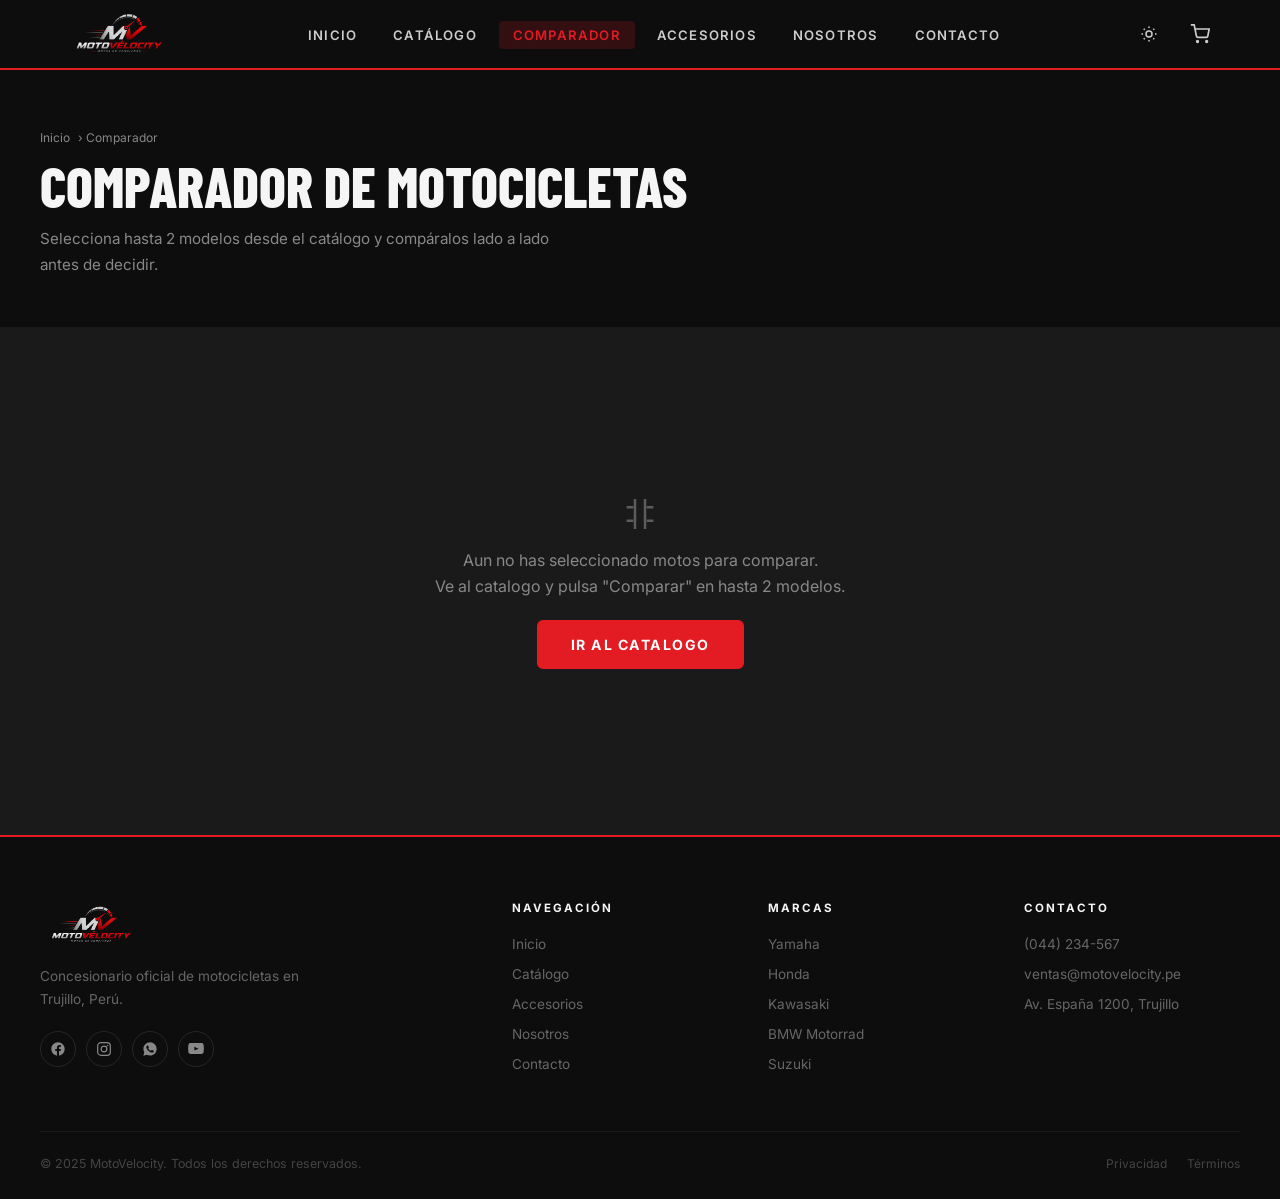
<file: comparador.html>
<!DOCTYPE html>
<html lang="es">
<head>
  <meta charset="UTF-8">
  <meta name="viewport" content="width=device-width, initial-scale=1.0">
  <meta name="description" content="Comparador de motocicletas MotoVélocity — compara hasta 2 modelos lado a lado.">
  <title>MotoVélocity — Comparador</title>
  <link rel="preconnect" href="https://fonts.googleapis.com">
  <link rel="stylesheet" href="estilos.css">
</head>
<body>
<script>try{if(localStorage.getItem('mv_tema')==='oscuro')document.body.classList.add('tema-oscuro');}catch(e){}</script>

<header>
  <div class="header-inner">
    <a href="index.html" class="logo-link">
      <img src="logo_pagina.png" alt="MotoVélocity" class="logo-img">
    </a>
    <nav>
      <ul class="menu">
        <li><a href="index.html">Inicio</a></li>
        <li><a href="catalogo.html">Catálogo</a></li>
        <li><a href="comparador.html" class="active">Comparador</a></li>
        <li><a href="accesorios.html">Accesorios</a></li>
        <li><a href="nosotros.html">Nosotros</a></li>
        <li><a href="contacto.html">Contacto</a></li>
      </ul>
    </nav>
    <div class="nav-carrito">
      <button class="btn-tema" id="btn-tema" aria-label="Cambiar tema" title="Cambiar tema claro/oscuro">
        <svg width="18" height="18" viewBox="0 0 24 24" fill="none" stroke="currentColor" stroke-width="2" aria-hidden="true" class="icono-sol"><circle cx="12" cy="12" r="4"/><path d="M12 2v2M12 20v2M4.93 4.93l1.41 1.41M17.66 17.66l1.41 1.41M2 12h2M20 12h2M6.34 17.66l-1.41 1.41M19.07 4.93l-1.41 1.41"/></svg>
        <svg width="18" height="18" viewBox="0 0 24 24" fill="none" stroke="currentColor" stroke-width="2" aria-hidden="true" class="icono-luna"><path d="M21 12.79A9 9 0 1 1 11.21 3 7 7 0 0 0 21 12.79z"/></svg>
      </button>
      <button class="btn-carrito" id="btn-carrito" aria-label="Abrir carrito">
        <svg width="20" height="20" viewBox="0 0 24 24" fill="none" stroke="currentColor" stroke-width="2" aria-hidden="true"><circle cx="9" cy="21" r="1"/><circle cx="20" cy="21" r="1"/><path d="M1 1h4l2.68 13.39a2 2 0 0 0 2 1.61h9.72a2 2 0 0 0 2-1.61L23 6H6"/></svg>
        <span class="carrito-badge" id="carrito-badge">0</span>
      </button>
      <button class="menu-toggle" id="menu-toggle" aria-label="Menú">
        <span></span><span></span><span></span>
      </button>
    </div>
  </div>
</header>

<div class="carrito-overlay" id="carrito-overlay"></div>
<aside class="carrito-drawer" id="carrito-drawer">
  <div class="carrito-header">
    <h3>Tu Carrito</h3>
    <button class="btn-cerrar-carrito" id="btn-cerrar-carrito" aria-label="Cerrar carrito">&times;</button>
  </div>
  <div class="carrito-items" id="carrito-items"></div>
  <div class="carrito-footer">
    <div class="carrito-total"><span>Total</span><strong id="carrito-total">S/. 0</strong></div>
    <button class="btn-checkout" id="btn-checkout">Reservar ahora</button>
    <button class="btn-vaciar" id="btn-vaciar">Vaciar carrito</button>
  </div>
</aside>
<div class="toast" id="toast"></div>

<main>
  <div class="page-hero">
    <div class="page-hero-inner">
      <div class="breadcrumb"><a href="index.html">Inicio</a> &rsaquo; Comparador</div>
      <h1>Comparador de Motocicletas</h1>
      <p>Selecciona hasta 2 modelos desde el catálogo y compáralos lado a lado antes de decidir.</p>
    </div>
  </div>

  <section class="seccion seccion-oscura">
    <div class="contenedor">
      <div id="comparador-container"></div>
    </div>
  </section>
</main>

<footer>
  <div class="footer-contenido contenedor">
    <div>
      <img src="logo_pagina.png" alt="MotoVélocity" class="footer-logo-img">
      <p class="footer-desc">Concesionario oficial de motocicletas en Trujillo, Perú.</p>
      <div class="footer-social">
        <a href="#" title="Facebook" aria-label="Facebook"><svg width="16" height="16" viewBox="0 0 24 24" fill="currentColor" aria-hidden="true"><path d="M22 12.06C22 6.51 17.52 2 12 2S2 6.51 2 12.06c0 5.02 3.66 9.18 8.44 9.94v-7.03H7.9v-2.91h2.54V9.85c0-2.51 1.49-3.9 3.77-3.9 1.09 0 2.24.2 2.24.2v2.46h-1.26c-1.24 0-1.63.78-1.63 1.57v1.88h2.78l-.44 2.91h-2.34V22c4.78-.76 8.44-4.92 8.44-9.94z"/></svg></a>
        <a href="#" title="Instagram" aria-label="Instagram"><svg width="16" height="16" viewBox="0 0 24 24" fill="none" stroke="currentColor" stroke-width="1.8" aria-hidden="true"><rect x="2.5" y="2.5" width="19" height="19" rx="5"/><circle cx="12" cy="12" r="4.3"/><circle cx="17.4" cy="6.6" r="1.1" fill="currentColor" stroke="none"/></svg></a>
        <a href="#" title="WhatsApp" aria-label="WhatsApp"><svg width="16" height="16" viewBox="0 0 24 24" fill="currentColor" aria-hidden="true"><path d="M12.04 2C6.58 2 2.13 6.45 2.13 11.91c0 1.75.46 3.46 1.33 4.97L2.05 22l5.25-1.38a9.9 9.9 0 0 0 4.74 1.21h.01c5.46 0 9.91-4.45 9.91-9.91C21.96 6.45 17.5 2 12.04 2zm5.8 14.02c-.24.68-1.4 1.32-1.93 1.4-.49.08-1.11.11-1.79-.11-.41-.13-.94-.3-1.62-.6-2.85-1.23-4.71-4.1-4.85-4.29-.14-.19-1.16-1.54-1.16-2.94s.72-2.08.98-2.37c.24-.27.53-.33.71-.33s.35 0 .5.01c.16.01.38-.06.59.45.24.58.8 2.01.87 2.15.07.14.12.31.02.5-.09.19-.14.31-.28.48-.14.16-.29.36-.42.48-.14.14-.28.28-.12.56.16.28.7 1.16 1.51 1.88 1.04.93 1.91 1.22 2.19 1.36.28.14.44.12.6-.07.16-.19.68-.79.87-1.06.19-.27.37-.22.62-.13.26.09 1.64.77 1.92.91.28.14.47.21.53.33.07.12.07.68-.17 1.36z"/></svg></a>
        <a href="#" title="YouTube" aria-label="YouTube"><svg width="16" height="16" viewBox="0 0 24 24" fill="currentColor" aria-hidden="true"><path d="M23.5 6.5s-.23-1.64-.94-2.36c-.9-.94-1.9-.95-2.36-1C16.9 3 12 3 12 3h-.01s-4.9 0-8.19.14c-.46.05-1.46.06-2.36 1C.73 4.86.5 6.5.5 6.5S.26 8.42.26 10.35v1.79c0 1.93.24 3.85.24 3.85s.23 1.64.94 2.36c.9.95 2.08.92 2.6 1.02C5.9 19.5 12 19.56 12 19.56s4.9-.01 8.2-.15c.46-.06 1.46-.07 2.36-1.02.71-.72.94-2.36.94-2.36s.24-1.92.24-3.85v-1.79c0-1.93-.24-3.85-.24-3.85zM9.55 14.4V8.6l6.27 2.91-6.27 2.89z"/></svg></a>
      </div>
    </div>
    <div class="footer-col">
      <h4>Navegación</h4>
      <ul>
        <li><a href="index.html">Inicio</a></li>
        <li><a href="catalogo.html">Catálogo</a></li>
        <li><a href="accesorios.html">Accesorios</a></li>
        <li><a href="nosotros.html">Nosotros</a></li>
        <li><a href="contacto.html">Contacto</a></li>
      </ul>
    </div>
    <div class="footer-col">
      <h4>Marcas</h4>
      <ul>
        <li><a href="catalogo.html">Yamaha</a></li>
        <li><a href="catalogo.html">Honda</a></li>
        <li><a href="catalogo.html">Kawasaki</a></li>
        <li><a href="catalogo.html">BMW Motorrad</a></li>
        <li><a href="catalogo.html">Suzuki</a></li>
      </ul>
    </div>
    <div class="footer-col">
      <h4>Contacto</h4>
      <ul>
        <li><a href="tel:+51044234567">(044) 234-567</a></li>
        <li><a href="mailto:ventas@motovelocity.pe">ventas@motovelocity.pe</a></li>
        <li><a href="#">Av. España 1200, Trujillo</a></li>
      </ul>
    </div>
  </div>
  <div class="footer-bottom contenedor">
    <p class="footer-copy">&copy; <time datetime="2025">2025</time> MotoVelocity. Todos los derechos reservados.</p>
    <div class="footer-legal"><a href="#">Privacidad</a><a href="#">Términos</a></div>
  </div>
</footer>

<script src="script.js"></script>
</body>
</html>
</file>
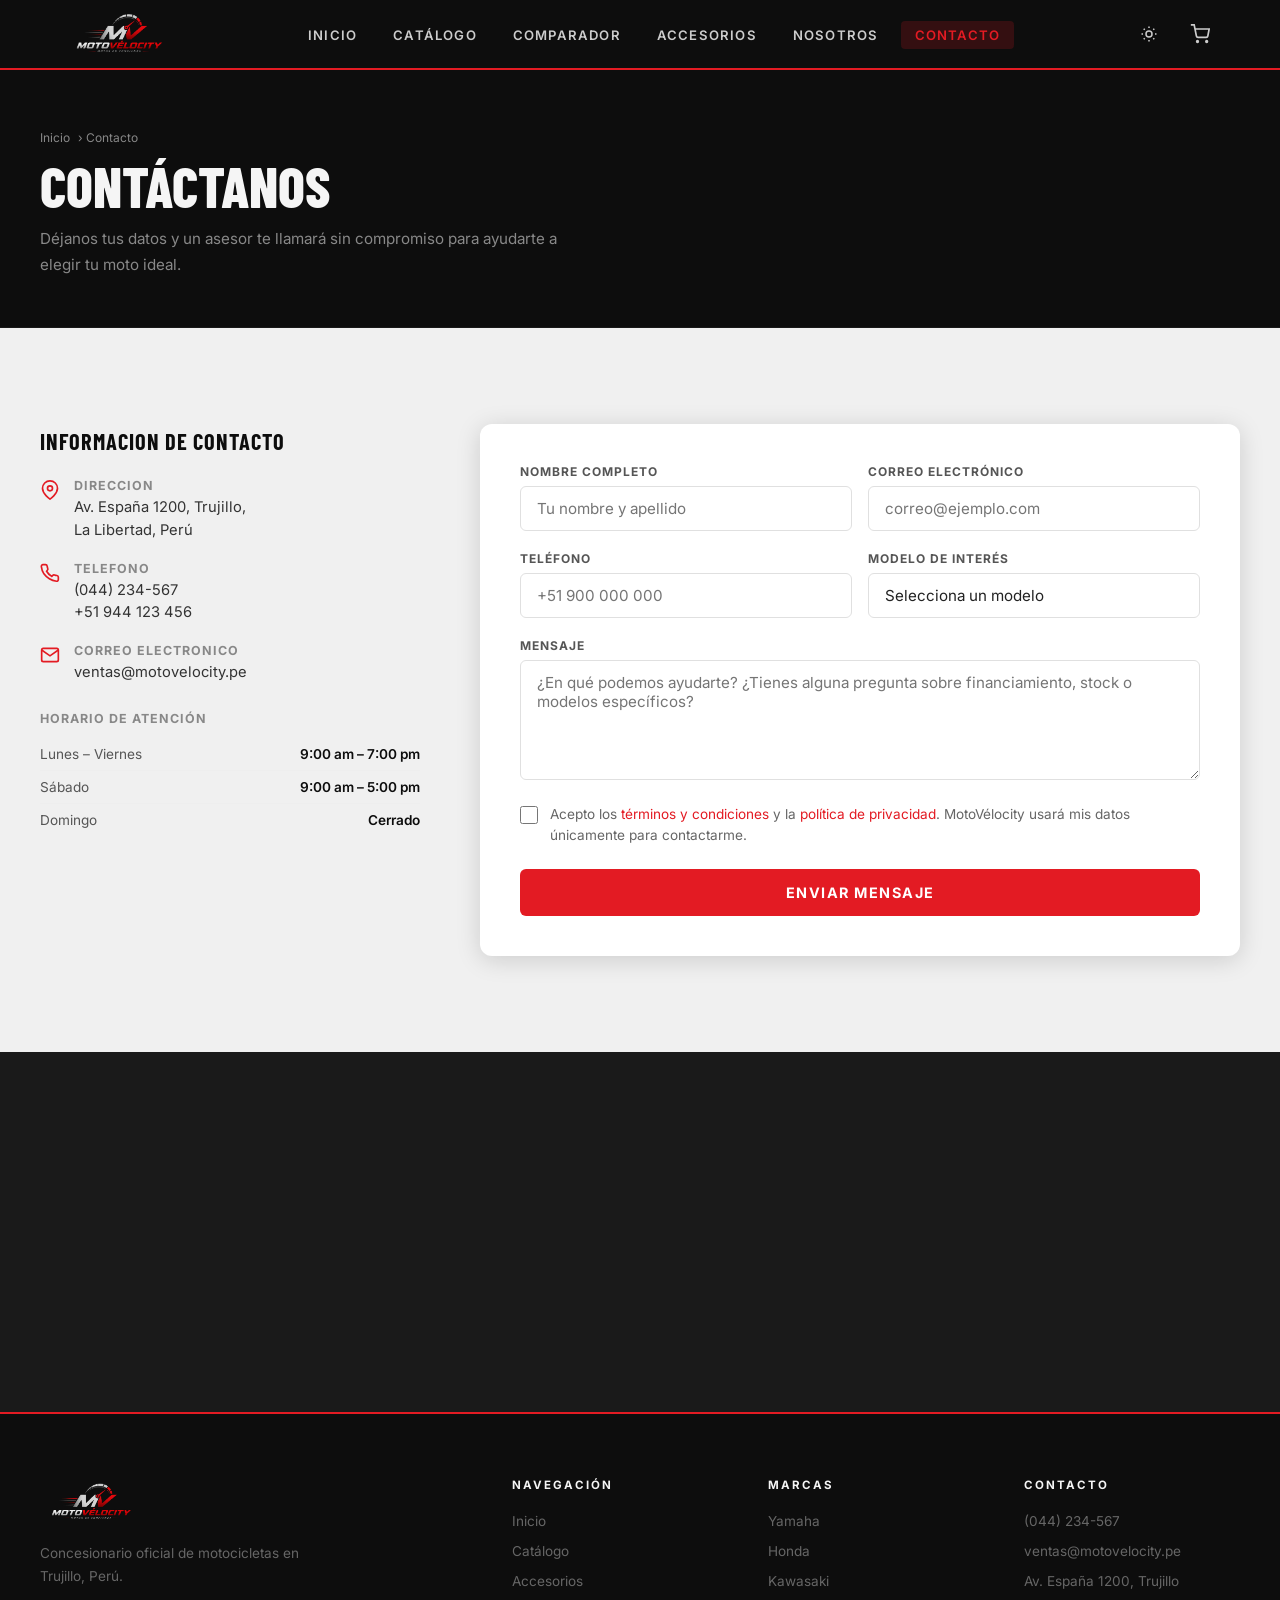
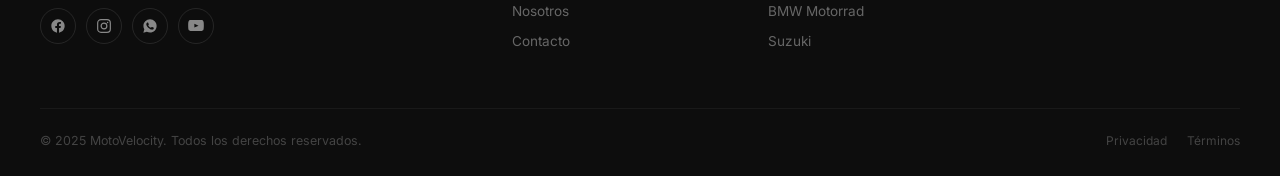
<file: contacto.html>
<!DOCTYPE html>
<html lang="es">
<head>
  <meta charset="UTF-8">
  <meta name="viewport" content="width=device-width, initial-scale=1.0">
  <meta name="description" content="Contacto — MotoVélocity, concesionario oficial en Trujillo.">
  <title>MotoVélocity — Contacto</title>
  <link rel="preconnect" href="https://fonts.googleapis.com">
  <link rel="stylesheet" href="estilos.css">
</head>
<body>
<script>try{if(localStorage.getItem('mv_tema')==='oscuro')document.body.classList.add('tema-oscuro');}catch(e){}</script>

<header>
  <div class="header-inner">
    <a href="index.html" class="logo-link">
      <img src="logo_pagina.png" alt="MotoVélocity" class="logo-img">
    </a>
    <nav>
      <ul class="menu">
        <li><a href="index.html">Inicio</a></li>
        <li><a href="catalogo.html">Catálogo</a></li>
        <li><a href="comparador.html">Comparador</a></li>
        <li><a href="accesorios.html">Accesorios</a></li>
        <li><a href="nosotros.html">Nosotros</a></li>
        <li><a href="contacto.html" class="active">Contacto</a></li>
      </ul>
    </nav>
    <div class="nav-carrito">
      <button class="btn-tema" id="btn-tema" aria-label="Cambiar tema" title="Cambiar tema claro/oscuro">
        <svg width="18" height="18" viewBox="0 0 24 24" fill="none" stroke="currentColor" stroke-width="2" aria-hidden="true" class="icono-sol"><circle cx="12" cy="12" r="4"/><path d="M12 2v2M12 20v2M4.93 4.93l1.41 1.41M17.66 17.66l1.41 1.41M2 12h2M20 12h2M6.34 17.66l-1.41 1.41M19.07 4.93l-1.41 1.41"/></svg>
        <svg width="18" height="18" viewBox="0 0 24 24" fill="none" stroke="currentColor" stroke-width="2" aria-hidden="true" class="icono-luna"><path d="M21 12.79A9 9 0 1 1 11.21 3 7 7 0 0 0 21 12.79z"/></svg>
      </button>
      <button class="btn-carrito" id="btn-carrito" aria-label="Abrir carrito">
        <svg width="20" height="20" viewBox="0 0 24 24" fill="none" stroke="currentColor" stroke-width="2" aria-hidden="true"><circle cx="9" cy="21" r="1"/><circle cx="20" cy="21" r="1"/><path d="M1 1h4l2.68 13.39a2 2 0 0 0 2 1.61h9.72a2 2 0 0 0 2-1.61L23 6H6"/></svg>
        <span class="carrito-badge" id="carrito-badge">0</span>
      </button>
      <button class="menu-toggle" id="menu-toggle" aria-label="Menú">
        <span></span><span></span><span></span>
      </button>
    </div>
  </div>
</header>

<div class="carrito-overlay" id="carrito-overlay"></div>
<aside class="carrito-drawer" id="carrito-drawer">
  <div class="carrito-header">
    <h3>Tu Carrito</h3>
    <button class="btn-cerrar-carrito" id="btn-cerrar-carrito" aria-label="Cerrar carrito">&times;</button>
  </div>
  <div class="carrito-items" id="carrito-items"></div>
  <div class="carrito-footer">
    <div class="carrito-total"><span>Total</span><strong id="carrito-total">S/. 0</strong></div>
    <button class="btn-checkout" id="btn-checkout">Reservar ahora</button>
    <button class="btn-vaciar" id="btn-vaciar">Vaciar carrito</button>
  </div>
</aside>
<div class="toast" id="toast"></div>

<main>
  <div class="page-hero">
    <div class="page-hero-inner">
      <div class="breadcrumb"><a href="index.html">Inicio</a> &rsaquo; Contacto</div>
      <h1>Contáctanos</h1>
      <p>Déjanos tus datos y un asesor te llamará sin compromiso para ayudarte a elegir tu moto ideal.</p>
    </div>
  </div>

  <section class="seccion seccion-clara">
    <div class="contenedor">
      <div class="contacto-layout">

        <!-- Info -->
        <address class="info-contacto reveal-left">
          <h3>Informacion de contacto</h3>

          <div class="contacto-dato">
            <div class="contacto-dato-icon"><svg width="20" height="20" viewBox="0 0 24 24" fill="none" stroke="currentColor" stroke-width="2" aria-hidden="true"><path d="M21 10c0 7-9 13-9 13s-9-6-9-13a9 9 0 0 1 18 0z"/><circle cx="12" cy="10" r="3"/></svg></div>
            <div class="contacto-dato-text">
              <strong>Direccion</strong>
              <span>Av. España 1200, Trujillo,<br>La Libertad, Perú</span>
            </div>
          </div>

          <div class="contacto-dato">
            <div class="contacto-dato-icon"><svg width="20" height="20" viewBox="0 0 24 24" fill="none" stroke="currentColor" stroke-width="2" aria-hidden="true"><path d="M22 16.92v3a2 2 0 0 1-2.18 2 19.79 19.79 0 0 1-8.63-3.07A19.5 19.5 0 0 1 4.69 13a19.79 19.79 0 0 1-3.07-8.67A2 2 0 0 1 3.6 2h3a2 2 0 0 1 2 1.72c.127.96.361 1.903.7 2.81a2 2 0 0 1-.45 2.11L7.91 9.9a16 16 0 0 0 6.16 6.16l1.27-1.27a2 2 0 0 1 2.11-.45c.907.339 1.85.573 2.81.7A2 2 0 0 1 22 16.92z"/></svg></div>
            <div class="contacto-dato-text">
              <strong>Telefono</strong>
              <span>(044) 234-567<br>+51 944 123 456</span>
            </div>
          </div>

          <div class="contacto-dato">
            <div class="contacto-dato-icon"><svg width="20" height="20" viewBox="0 0 24 24" fill="none" stroke="currentColor" stroke-width="2" aria-hidden="true"><path d="M4 4h16c1.1 0 2 .9 2 2v12c0 1.1-.9 2-2 2H4c-1.1 0-2-.9-2-2V6c0-1.1.9-2 2-2z"/><polyline points="22,6 12,13 2,6"/></svg></div>
            <div class="contacto-dato-text">
              <strong>Correo electronico</strong>
              <span>ventas@motovelocity.pe</span>
            </div>
          </div>

          <div class="horario-tabla">
            <h4>Horario de atención</h4>
            <div class="horario-fila"><span>Lunes – Viernes</span><span>9:00 am – 7:00 pm</span></div>
            <div class="horario-fila"><span>Sábado</span><span>9:00 am – 5:00 pm</span></div>
            <div class="horario-fila"><span>Domingo</span><span>Cerrado</span></div>
          </div>
        </address>

        <!-- Formulario -->
        <div class="form-contacto reveal-right">
          <form id="formulario">

            <div class="form-row">
              <div class="campo">
                <label for="nombre">Nombre completo</label>
                <input type="text" id="nombre" name="nombre" placeholder="Tu nombre y apellido" required>
              </div>
              <div class="campo">
                <label for="email">Correo electrónico</label>
                <input type="email" id="email" name="email" placeholder="correo@ejemplo.com" required>
              </div>
            </div>

            <div class="form-row">
              <div class="campo">
                <label for="telefono">Teléfono</label>
                <input type="tel" id="telefono" name="telefono" placeholder="+51 900 000 000">
              </div>
              <div class="campo">
                <label for="interes">Modelo de interés</label>
                <select id="interes" name="interes">
                  <option value="" disabled selected>Selecciona un modelo</option>
                  <optgroup label="── Yamaha ──">
                    <option value="yzf-r3">Yamaha YZF-R3 — S/. 16,990</option>
                    <option value="mt07">Yamaha MT-07 — S/. 32,900</option>
                    <option value="mt09">Yamaha MT-09 — S/. 44,900</option>
                    <option value="tenere700">Yamaha Ténéré 700 — S/. 38,500</option>
                  </optgroup>
                  <optgroup label="── Honda ──">
                    <option value="cb300r">Honda CB 300R — S/. 14,500</option>
                    <option value="cb500f">Honda CB 500F — S/. 22,900</option>
                    <option value="cbr600rr">Honda CBR 600RR — S/. 48,900</option>
                    <option value="africatwin">Honda Africa Twin — S/. 52,900</option>
                  </optgroup>
                  <optgroup label="── Kawasaki ──">
                    <option value="ninja400">Kawasaki Ninja 400 — S/. 19,800</option>
                    <option value="z650">Kawasaki Z650 — S/. 27,500</option>
                    <option value="z900">Kawasaki Z900 — S/. 38,900</option>
                    <option value="versys650">Kawasaki Versys 650 — S/. 29,900</option>
                  </optgroup>
                  <optgroup label="── BMW Motorrad ──">
                    <option value="g310r">BMW G 310 R — S/. 24,900</option>
                    <option value="f900r">BMW F 900 R — S/. 62,900</option>
                    <option value="gs1250">BMW GS 1250 — S/. 89,900</option>
                  </optgroup>
                  <optgroup label="── Suzuki ──">
                    <option value="gsxs750">Suzuki GSX-S750 — S/. 34,500</option>
                    <option value="vstrom650">Suzuki V-Strom 650 — S/. 31,900</option>
                    <option value="gsxr1000r">Suzuki GSX-R1000R — S/. 78,900</option>
                  </optgroup>
                  <option value="otro">No lo sé aún / Asesoría general</option>
                </select>
              </div>
            </div>

            <div class="campo">
              <label for="mensaje">Mensaje</label>
              <textarea id="mensaje" name="mensaje" placeholder="¿En qué podemos ayudarte? ¿Tienes alguna pregunta sobre financiamiento, stock o modelos específicos?"></textarea>
            </div>

            <div class="campo-checkbox">
              <input type="checkbox" id="terminos" name="terminos" required>
              <label for="terminos">Acepto los <a href="#">términos y condiciones</a> y la <a href="#">política de privacidad</a>. MotoVélocity usará mis datos únicamente para contactarme.</label>
            </div>

            <button type="submit" class="boton-enviar">Enviar mensaje</button>

            <p id="mensaje-exito" class="mensaje-exito">
              Mensaje recibido. Te contactaremos en menos de 24 horas.
            </p>

          </form>
        </div>

      </div>
    </div>
  </section>

  <!-- Mapa placeholder -->
  <section class="seccion seccion-oscura" style="padding: 0;">
    <iframe
      src="https://www.google.com/maps/embed?pb=!1m18!1m12!1m3!1d3948.5!2d-79.0215!3d-8.1116!2m3!1f0!2f0!3f0!3m2!1i1024!2i768!4f13.1!3m3!1m2!1s0x0%3A0x0!2zOMKwMDYnNDIuMiJTIDc5wrAwMScxNy40Ilc!5e0!3m2!1ses!2spe!4v1620000000000!5m2!1ses!2spe"
      width="100%"
      height="360"
      style="border:0; display:block; filter: grayscale(60%) invert(5%);"
      allowfullscreen=""
      loading="lazy"
      referrerpolicy="no-referrer-when-downgrade"
      title="Ubicación MotoVélocity en Trujillo">
    </iframe>
  </section>
</main>

<footer>
  <div class="footer-contenido contenedor">
    <div>
      <img src="logo_pagina.png" alt="MotoVélocity" class="footer-logo-img">
      <p class="footer-desc">Concesionario oficial de motocicletas en Trujillo, Perú.</p>
      <div class="footer-social">
        <a href="#" title="Facebook" aria-label="Facebook"><svg width="16" height="16" viewBox="0 0 24 24" fill="currentColor" aria-hidden="true"><path d="M22 12.06C22 6.51 17.52 2 12 2S2 6.51 2 12.06c0 5.02 3.66 9.18 8.44 9.94v-7.03H7.9v-2.91h2.54V9.85c0-2.51 1.49-3.9 3.77-3.9 1.09 0 2.24.2 2.24.2v2.46h-1.26c-1.24 0-1.63.78-1.63 1.57v1.88h2.78l-.44 2.91h-2.34V22c4.78-.76 8.44-4.92 8.44-9.94z"/></svg></a>
        <a href="#" title="Instagram" aria-label="Instagram"><svg width="16" height="16" viewBox="0 0 24 24" fill="none" stroke="currentColor" stroke-width="1.8" aria-hidden="true"><rect x="2.5" y="2.5" width="19" height="19" rx="5"/><circle cx="12" cy="12" r="4.3"/><circle cx="17.4" cy="6.6" r="1.1" fill="currentColor" stroke="none"/></svg></a>
        <a href="#" title="WhatsApp" aria-label="WhatsApp"><svg width="16" height="16" viewBox="0 0 24 24" fill="currentColor" aria-hidden="true"><path d="M12.04 2C6.58 2 2.13 6.45 2.13 11.91c0 1.75.46 3.46 1.33 4.97L2.05 22l5.25-1.38a9.9 9.9 0 0 0 4.74 1.21h.01c5.46 0 9.91-4.45 9.91-9.91C21.96 6.45 17.5 2 12.04 2zm5.8 14.02c-.24.68-1.4 1.32-1.93 1.4-.49.08-1.11.11-1.79-.11-.41-.13-.94-.3-1.62-.6-2.85-1.23-4.71-4.1-4.85-4.29-.14-.19-1.16-1.54-1.16-2.94s.72-2.08.98-2.37c.24-.27.53-.33.71-.33s.35 0 .5.01c.16.01.38-.06.59.45.24.58.8 2.01.87 2.15.07.14.12.31.02.5-.09.19-.14.31-.28.48-.14.16-.29.36-.42.48-.14.14-.28.28-.12.56.16.28.7 1.16 1.51 1.88 1.04.93 1.91 1.22 2.19 1.36.28.14.44.12.6-.07.16-.19.68-.79.87-1.06.19-.27.37-.22.62-.13.26.09 1.64.77 1.92.91.28.14.47.21.53.33.07.12.07.68-.17 1.36z"/></svg></a>
        <a href="#" title="YouTube" aria-label="YouTube"><svg width="16" height="16" viewBox="0 0 24 24" fill="currentColor" aria-hidden="true"><path d="M23.5 6.5s-.23-1.64-.94-2.36c-.9-.94-1.9-.95-2.36-1C16.9 3 12 3 12 3h-.01s-4.9 0-8.19.14c-.46.05-1.46.06-2.36 1C.73 4.86.5 6.5.5 6.5S.26 8.42.26 10.35v1.79c0 1.93.24 3.85.24 3.85s.23 1.64.94 2.36c.9.95 2.08.92 2.6 1.02C5.9 19.5 12 19.56 12 19.56s4.9-.01 8.2-.15c.46-.06 1.46-.07 2.36-1.02.71-.72.94-2.36.94-2.36s.24-1.92.24-3.85v-1.79c0-1.93-.24-3.85-.24-3.85zM9.55 14.4V8.6l6.27 2.91-6.27 2.89z"/></svg></a>
      </div>
    </div>
    <div class="footer-col">
      <h4>Navegación</h4>
      <ul>
        <li><a href="index.html">Inicio</a></li>
        <li><a href="catalogo.html">Catálogo</a></li>
        <li><a href="accesorios.html">Accesorios</a></li>
        <li><a href="nosotros.html">Nosotros</a></li>
        <li><a href="contacto.html">Contacto</a></li>
      </ul>
    </div>
    <div class="footer-col">
      <h4>Marcas</h4>
      <ul>
        <li><a href="catalogo.html">Yamaha</a></li>
        <li><a href="catalogo.html">Honda</a></li>
        <li><a href="catalogo.html">Kawasaki</a></li>
        <li><a href="catalogo.html">BMW Motorrad</a></li>
        <li><a href="catalogo.html">Suzuki</a></li>
      </ul>
    </div>
    <div class="footer-col">
      <h4>Contacto</h4>
      <ul>
        <li><a href="tel:+51044234567">(044) 234-567</a></li>
        <li><a href="mailto:ventas@motovelocity.pe">ventas@motovelocity.pe</a></li>
        <li><a href="#">Av. España 1200, Trujillo</a></li>
      </ul>
    </div>
  </div>
  <div class="footer-bottom contenedor">
    <p class="footer-copy">&copy; <time datetime="2025">2025</time> MotoVelocity. Todos los derechos reservados.</p>
    <div class="footer-legal"><a href="#">Privacidad</a><a href="#">Términos</a></div>
  </div>
</footer>

<script src="script.js"></script>
</body>
</html>
</file>
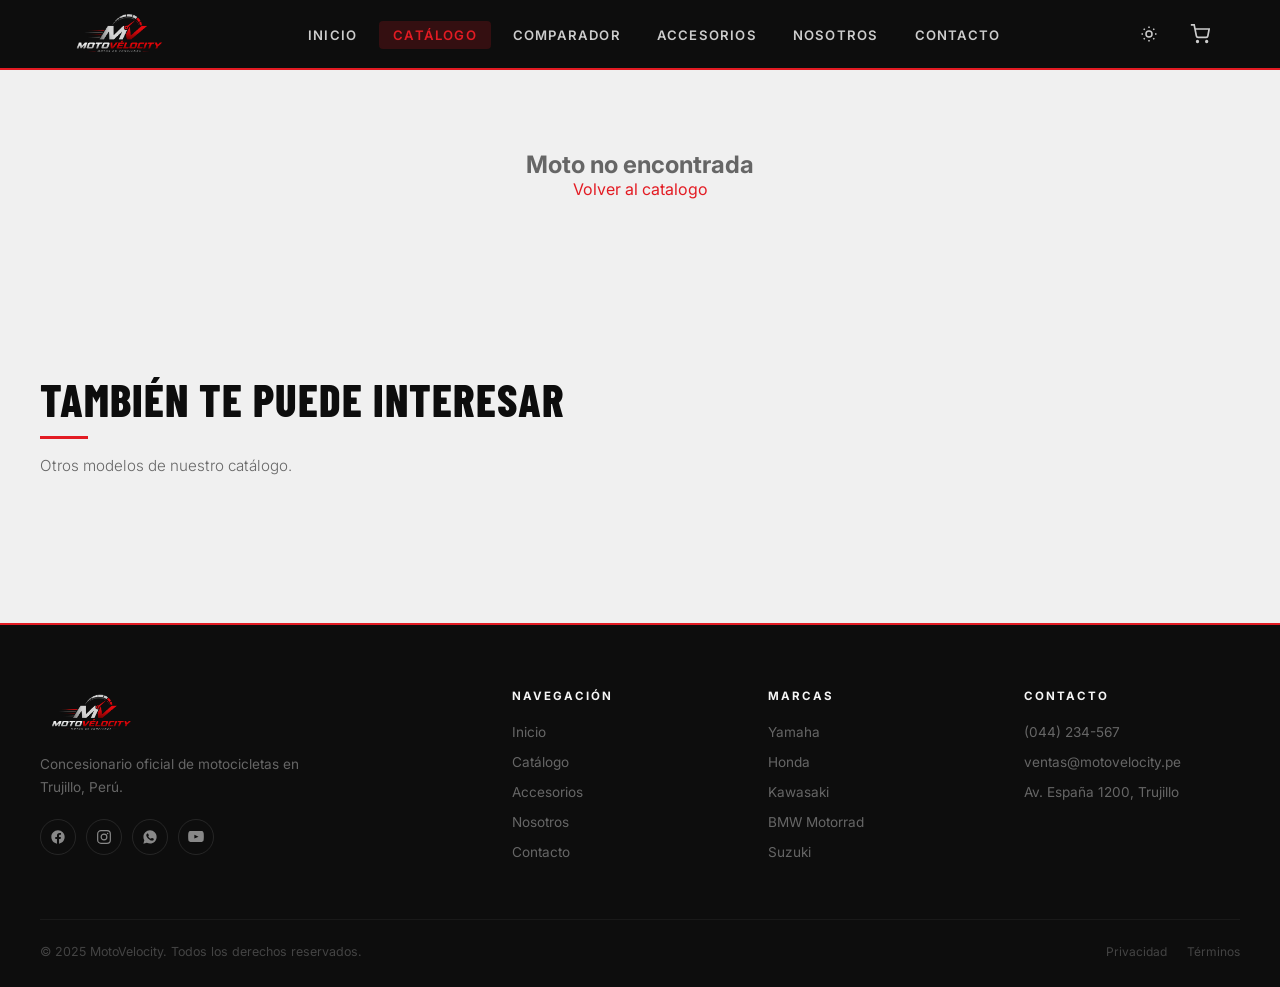
<file: detalle.html>
<!DOCTYPE html>
<html lang="es">
<head>
  <meta charset="UTF-8">
  <meta name="viewport" content="width=device-width, initial-scale=1.0">
  <meta name="description" content="Detalle de moto — MotoVélocity">
  <title>MotoVélocity — Detalle</title>
  <link rel="preconnect" href="https://fonts.googleapis.com">
  <link rel="stylesheet" href="estilos.css">
</head>
<body>
<script>try{if(localStorage.getItem('mv_tema')==='oscuro')document.body.classList.add('tema-oscuro');}catch(e){}</script>

<header>
  <div class="header-inner">
    <a href="index.html" class="logo-link">
      <img src="logo_pagina.png" alt="MotoVélocity" class="logo-img">
    </a>
    <nav>
      <ul class="menu">
        <li><a href="index.html">Inicio</a></li>
        <li><a href="catalogo.html" class="active">Catálogo</a></li>
        <li><a href="comparador.html">Comparador</a></li>
        <li><a href="accesorios.html">Accesorios</a></li>
        <li><a href="nosotros.html">Nosotros</a></li>
        <li><a href="contacto.html">Contacto</a></li>
      </ul>
    </nav>
    <div class="nav-carrito">
      <button class="btn-tema" id="btn-tema" aria-label="Cambiar tema" title="Cambiar tema claro/oscuro">
        <svg width="18" height="18" viewBox="0 0 24 24" fill="none" stroke="currentColor" stroke-width="2" aria-hidden="true" class="icono-sol"><circle cx="12" cy="12" r="4"/><path d="M12 2v2M12 20v2M4.93 4.93l1.41 1.41M17.66 17.66l1.41 1.41M2 12h2M20 12h2M6.34 17.66l-1.41 1.41M19.07 4.93l-1.41 1.41"/></svg>
        <svg width="18" height="18" viewBox="0 0 24 24" fill="none" stroke="currentColor" stroke-width="2" aria-hidden="true" class="icono-luna"><path d="M21 12.79A9 9 0 1 1 11.21 3 7 7 0 0 0 21 12.79z"/></svg>
      </button>
      <button class="btn-carrito" id="btn-carrito" aria-label="Abrir carrito">
        <svg width="20" height="20" viewBox="0 0 24 24" fill="none" stroke="currentColor" stroke-width="2" aria-hidden="true"><circle cx="9" cy="21" r="1"/><circle cx="20" cy="21" r="1"/><path d="M1 1h4l2.68 13.39a2 2 0 0 0 2 1.61h9.72a2 2 0 0 0 2-1.61L23 6H6"/></svg>
        <span class="carrito-badge" id="carrito-badge">0</span>
      </button>
      <button class="menu-toggle" id="menu-toggle" aria-label="Menú">
        <span></span><span></span><span></span>
      </button>
    </div>
  </div>
</header>

<div class="carrito-overlay" id="carrito-overlay"></div>
<aside class="carrito-drawer" id="carrito-drawer">
  <div class="carrito-header">
    <h3>Tu Carrito</h3>
    <button class="btn-cerrar-carrito" id="btn-cerrar-carrito" aria-label="Cerrar carrito">&times;</button>
  </div>
  <div class="carrito-items" id="carrito-items"></div>
  <div class="carrito-footer">
    <div class="carrito-total"><span>Total</span><strong id="carrito-total">S/. 0</strong></div>
    <button class="btn-checkout" id="btn-checkout">Reservar ahora</button>
    <button class="btn-vaciar" id="btn-vaciar">Vaciar carrito</button>
  </div>
</aside>
<div class="toast" id="toast"></div>

<main>
  <!-- Contenido generado por JS desde MOTOS[] -->
  <div id="detalle-container"></div>

  <!-- Motos relacionadas -->
  <section class="seccion seccion-clara">
    <div class="contenedor">
      <h2 class="titulo-seccion reveal">También te puede interesar</h2>
      <p class="subtitulo-seccion reveal">Otros modelos de nuestro catálogo.</p>
      <div class="grid-motos" id="grid-motos"></div>
    </div>
  </section>
</main>

<footer>
  <div class="footer-contenido contenedor">
    <div>
      <img src="logo_pagina.png" alt="MotoVélocity" class="footer-logo-img">
      <p class="footer-desc">Concesionario oficial de motocicletas en Trujillo, Perú.</p>
      <div class="footer-social">
        <a href="#" title="Facebook" aria-label="Facebook"><svg width="16" height="16" viewBox="0 0 24 24" fill="currentColor" aria-hidden="true"><path d="M22 12.06C22 6.51 17.52 2 12 2S2 6.51 2 12.06c0 5.02 3.66 9.18 8.44 9.94v-7.03H7.9v-2.91h2.54V9.85c0-2.51 1.49-3.9 3.77-3.9 1.09 0 2.24.2 2.24.2v2.46h-1.26c-1.24 0-1.63.78-1.63 1.57v1.88h2.78l-.44 2.91h-2.34V22c4.78-.76 8.44-4.92 8.44-9.94z"/></svg></a>
        <a href="#" title="Instagram" aria-label="Instagram"><svg width="16" height="16" viewBox="0 0 24 24" fill="none" stroke="currentColor" stroke-width="1.8" aria-hidden="true"><rect x="2.5" y="2.5" width="19" height="19" rx="5"/><circle cx="12" cy="12" r="4.3"/><circle cx="17.4" cy="6.6" r="1.1" fill="currentColor" stroke="none"/></svg></a>
        <a href="#" title="WhatsApp" aria-label="WhatsApp"><svg width="16" height="16" viewBox="0 0 24 24" fill="currentColor" aria-hidden="true"><path d="M12.04 2C6.58 2 2.13 6.45 2.13 11.91c0 1.75.46 3.46 1.33 4.97L2.05 22l5.25-1.38a9.9 9.9 0 0 0 4.74 1.21h.01c5.46 0 9.91-4.45 9.91-9.91C21.96 6.45 17.5 2 12.04 2zm5.8 14.02c-.24.68-1.4 1.32-1.93 1.4-.49.08-1.11.11-1.79-.11-.41-.13-.94-.3-1.62-.6-2.85-1.23-4.71-4.1-4.85-4.29-.14-.19-1.16-1.54-1.16-2.94s.72-2.08.98-2.37c.24-.27.53-.33.71-.33s.35 0 .5.01c.16.01.38-.06.59.45.24.58.8 2.01.87 2.15.07.14.12.31.02.5-.09.19-.14.31-.28.48-.14.16-.29.36-.42.48-.14.14-.28.28-.12.56.16.28.7 1.16 1.51 1.88 1.04.93 1.91 1.22 2.19 1.36.28.14.44.12.6-.07.16-.19.68-.79.87-1.06.19-.27.37-.22.62-.13.26.09 1.64.77 1.92.91.28.14.47.21.53.33.07.12.07.68-.17 1.36z"/></svg></a>
        <a href="#" title="YouTube" aria-label="YouTube"><svg width="16" height="16" viewBox="0 0 24 24" fill="currentColor" aria-hidden="true"><path d="M23.5 6.5s-.23-1.64-.94-2.36c-.9-.94-1.9-.95-2.36-1C16.9 3 12 3 12 3h-.01s-4.9 0-8.19.14c-.46.05-1.46.06-2.36 1C.73 4.86.5 6.5.5 6.5S.26 8.42.26 10.35v1.79c0 1.93.24 3.85.24 3.85s.23 1.64.94 2.36c.9.95 2.08.92 2.6 1.02C5.9 19.5 12 19.56 12 19.56s4.9-.01 8.2-.15c.46-.06 1.46-.07 2.36-1.02.71-.72.94-2.36.94-2.36s.24-1.92.24-3.85v-1.79c0-1.93-.24-3.85-.24-3.85zM9.55 14.4V8.6l6.27 2.91-6.27 2.89z"/></svg></a>
      </div>
    </div>
    <div class="footer-col">
      <h4>Navegación</h4>
      <ul>
        <li><a href="index.html">Inicio</a></li>
        <li><a href="catalogo.html">Catálogo</a></li>
        <li><a href="accesorios.html">Accesorios</a></li>
        <li><a href="nosotros.html">Nosotros</a></li>
        <li><a href="contacto.html">Contacto</a></li>
      </ul>
    </div>
    <div class="footer-col">
      <h4>Marcas</h4>
      <ul>
        <li><a href="catalogo.html">Yamaha</a></li>
        <li><a href="catalogo.html">Honda</a></li>
        <li><a href="catalogo.html">Kawasaki</a></li>
        <li><a href="catalogo.html">BMW Motorrad</a></li>
        <li><a href="catalogo.html">Suzuki</a></li>
      </ul>
    </div>
    <div class="footer-col">
      <h4>Contacto</h4>
      <ul>
        <li><a href="tel:+51044234567">(044) 234-567</a></li>
        <li><a href="mailto:ventas@motovelocity.pe">ventas@motovelocity.pe</a></li>
        <li><a href="#">Av. España 1200, Trujillo</a></li>
      </ul>
    </div>
  </div>
  <div class="footer-bottom contenedor">
    <p class="footer-copy">&copy; <time datetime="2025">2025</time> MotoVelocity. Todos los derechos reservados.</p>
    <div class="footer-legal"><a href="#">Privacidad</a><a href="#">Términos</a></div>
  </div>
</footer>

<script src="script.js"></script>
</body>
</html>
</file>
<file: estilos.css>
/* ============================================================
   MOTOVELOCITY — ESTILOS PRINCIPALES
   Autor: Proyecto Integrador — Taller de Programacion Web
   ============================================================
   Paleta de colores:
     Negro:   #0d0d0d  |  Carbon: #1a1a1a  |  Grafito: #2c2c2c
     Rojo:    #e31b23  |  Dorado: #c8a84b  |  Plata:   #888888
     Blanco:  #f5f5f5  |  Humo:   #f0f0f0
   ============================================================
   Estructura del archivo:
     1. Variables CSS y reset
     2. Tipografia y animaciones scroll (reveal)
     3. Header, navbar y menu hamburguesa
     4. Drawer del carrito lateral
     5. Toast de notificacion
     6. Hero principal
     7. Botones generales
     8. Secciones y contenedor
     9. Strip de marcas
    10. Filtros y buscador
    11. Grid de tarjetas (motos y accesorios)
    12. Tabla comparativa
    13. Galeria de imagenes
    14. Ventajas / nosotros
    15. Testimonios
    16. Formulario de contacto y validacion
    17. Pagina de detalle de moto
    18. Pie de pagina
    19. CTA band
    20. Utilidades y estados de validacion
    21. Responsive: tablets (max 1024px)
    22. Responsive: mobiles (max 768px)
    23. Responsive: mobiles pequenos (max 520px)
    24. Preferencias de movimiento reducido
   ============================================================ */

@import url('https://fonts.googleapis.com/css2?family=Barlow+Condensed:wght@400;600;700;800&family=Inter:wght@300;400;500;600&display=swap');

/* ── VARIABLES ─────────────────────────────────────────────── */
:root {
  --rojo:     #e31b23;
  --rojo-osc: #b01219;
  --negro:    #0d0d0d;
  --carbon:   #1a1a1a;
  --grafito:  #2c2c2c;
  --plata:    #888888;
  --humo:     #f0f0f0;
  --blanco:   #f5f5f5;
  --dorado:   #c8a84b;
  --radio:    6px;
  --sombra:   0 4px 24px rgba(0,0,0,0.15);
  --trans:    0.25s ease;
}

/* ── RESET & BASE ───────────────────────────────────────────── */
*, *::before, *::after { margin: 0; padding: 0; box-sizing: border-box; }

html { scroll-behavior: smooth; font-size: 16px; }

body {
  font-family: 'Inter', Arial, sans-serif;
  background-color: var(--humo);
  color: #222;
  overflow-x: hidden;
}

img { display: block; max-width: 100%; }
a { color: inherit; text-decoration: none; }
ul { list-style: none; }
button { font-family: inherit; cursor: pointer; }

/* ── TIPOGRAFÍA DISPLAY ─────────────────────────────────────── */
.display { font-family: 'Barlow Condensed', Arial, sans-serif; }

/* ── ANIMACIONES SCROLL ─────────────────────────────────────── */
.reveal {
  opacity: 0;
  transform: translateY(32px);
  transition: opacity 0.6s ease, transform 0.6s ease;
}
.reveal.visible {
  opacity: 1;
  transform: translateY(0);
}
.reveal-left  { opacity:0; transform:translateX(-40px); transition: opacity .6s ease, transform .6s ease; }
.reveal-right { opacity:0; transform:translateX( 40px); transition: opacity .6s ease, transform .6s ease; }
.reveal-left.visible, .reveal-right.visible { opacity:1; transform:translateX(0); }

/* ── ENCABEZADO ─────────────────────────────────────────────── */
header {
  background-color: var(--negro);
  border-bottom: 2px solid var(--rojo);
  position: sticky;
  top: 0;
  z-index: 200;
  transition: box-shadow var(--trans);
}
header.scrolled { box-shadow: 0 2px 20px rgba(0,0,0,0.5); }

.header-inner {
  max-width: 1200px;
  margin: 0 auto;
  padding: 0 24px;
  height: 68px;
  display: flex;
  align-items: center;
  justify-content: space-between;
  gap: 16px;
}

.logo-link { display: flex; align-items: center; flex-shrink: 0; }
.logo-img  { height: 52px; width: auto; }

/* Nav links */
.menu { display: flex; align-items: center; gap: 8px; }
.menu a {
  color: #ccc;
  font-size: 0.82rem;
  font-weight: 600;
  text-transform: uppercase;
  letter-spacing: 1.2px;
  padding: 6px 14px;
  border-radius: 4px;
  transition: color var(--trans), background var(--trans);
  white-space: nowrap;
}
.menu a:hover, .menu a.active { color: #fff; background: rgba(227,27,35,0.18); }
.menu a.active { color: var(--rojo); }

/* Carrito en nav */
.nav-carrito {
  position: relative;
  display: flex;
  align-items: center;
  gap: 20px;
}
.btn-carrito {
  background: none;
  border: none;
  color: #ccc;
  font-size: 1.4rem;
  padding: 6px;
  display: flex;
  align-items: center;
  gap: 6px;
  transition: color var(--trans);
  position: relative;
}
.btn-carrito:hover { color: var(--rojo); }
.carrito-badge {
  position: absolute;
  top: -4px;
  right: -6px;
  background: var(--rojo);
  color: #fff;
  font-size: 0.65rem;
  font-weight: 700;
  width: 18px;
  height: 18px;
  border-radius: 50%;
  display: flex;
  align-items: center;
  justify-content: center;
  display: none;
}
.carrito-badge.visible { display: flex; }

/* Hamburguesa */
.menu-toggle {
  display: none;
  background: none;
  border: none;
  flex-direction: column;
  gap: 5px;
  padding: 8px;
  align-items: center;
  justify-content: center;
  z-index: 300;
}
.menu-toggle span {
  display: block;
  width: 24px;
  height: 2px;
  background: #ccc;
  border-radius: 2px;
  transition: all 0.3s;
}
.menu-toggle.activo span:nth-child(1) { transform: translateY(7px) rotate(45deg); }
.menu-toggle.activo span:nth-child(2) { opacity: 0; }
.menu-toggle.activo span:nth-child(3) { transform: translateY(-7px) rotate(-45deg); }

/* ── CARRITO LATERAL (DRAWER) ───────────────────────────────── */
.carrito-overlay {
  position: fixed;
  inset: 0;
  background: rgba(0,0,0,0.6);
  z-index: 400;
  opacity: 0;
  pointer-events: none;
  transition: opacity var(--trans);
}
.carrito-overlay.open { opacity: 1; pointer-events: all; }

.carrito-drawer {
  position: fixed;
  top: 0;
  right: -420px;
  width: 380px;
  max-width: 100vw;
  height: 100vh;
  background: var(--carbon);
  z-index: 500;
  display: flex;
  flex-direction: column;
  transition: right 0.35s ease;
  border-left: 2px solid var(--rojo);
}
.carrito-drawer.open { right: 0; }

.carrito-header {
  display: flex;
  align-items: center;
  justify-content: space-between;
  padding: 20px 24px;
  border-bottom: 1px solid var(--grafito);
}
.carrito-header h3 {
  font-family: 'Barlow Condensed', sans-serif;
  font-size: 1.4rem;
  font-weight: 700;
  letter-spacing: 1px;
  color: var(--blanco);
  text-transform: uppercase;
}
.btn-cerrar-carrito {
  background: none;
  border: none;
  color: var(--plata);
  font-size: 1.5rem;
  line-height: 1;
  padding: 4px;
  transition: color var(--trans);
}
.btn-cerrar-carrito:hover { color: var(--rojo); }

.carrito-items {
  flex: 1;
  overflow-y: auto;
  padding: 16px 24px;
}
.carrito-vacio {
  text-align: center;
  padding: 60px 20px;
  color: var(--plata);
}
.carrito-vacio .icon { font-size: 3rem; margin-bottom: 12px; }
.carrito-vacio p { font-size: 0.95rem; }

.carrito-item {
  display: flex;
  gap: 14px;
  align-items: center;
  padding: 14px 0;
  border-bottom: 1px solid rgba(255,255,255,0.06);
}
.carrito-item img {
  width: 70px;
  height: 52px;
  object-fit: cover;
  border-radius: 4px;
  flex-shrink: 0;
}
.carrito-item-info { flex: 1; min-width: 0; }
.carrito-item-info .marca-tag { font-size: 0.68rem; color: var(--rojo); font-weight: 700; text-transform: uppercase; letter-spacing: 1px; }
.carrito-item-info h4 { font-size: 0.9rem; font-weight: 600; color: var(--blanco); margin: 2px 0 4px; white-space: nowrap; overflow: hidden; text-overflow: ellipsis; }
.carrito-item-info .precio-item { font-size: 0.85rem; color: var(--dorado); font-weight: 600; }
.btn-quitar { background: none; border: none; color: var(--plata); font-size: 1rem; padding: 4px; transition: color var(--trans); flex-shrink: 0; }
.btn-quitar:hover { color: var(--rojo); }

.carrito-footer {
  padding: 20px 24px;
  border-top: 1px solid var(--grafito);
}
.carrito-total {
  display: flex;
  justify-content: space-between;
  align-items: center;
  margin-bottom: 16px;
}
.carrito-total span { color: var(--plata); font-size: 0.9rem; }
.carrito-total strong { color: var(--blanco); font-size: 1.2rem; font-family: 'Barlow Condensed', sans-serif; letter-spacing: 1px; }
.btn-checkout {
  width: 100%;
  padding: 14px;
  background: var(--rojo);
  color: #fff;
  border: none;
  border-radius: var(--radio);
  font-size: 0.95rem;
  font-weight: 700;
  text-transform: uppercase;
  letter-spacing: 1px;
  transition: background var(--trans);
  margin-bottom: 10px;
}
.btn-checkout:hover { background: var(--rojo-osc); }
.btn-vaciar {
  width: 100%;
  padding: 10px;
  background: transparent;
  color: var(--plata);
  border: 1px solid var(--grafito);
  border-radius: var(--radio);
  font-size: 0.82rem;
  transition: all var(--trans);
}
.btn-vaciar:hover { border-color: var(--rojo); color: var(--rojo); }

/* ── TOAST NOTIFICACIÓN ─────────────────────────────────────── */
.toast {
  position: fixed;
  bottom: 28px;
  right: 28px;
  background: var(--grafito);
  color: var(--blanco);
  padding: 14px 20px;
  border-radius: var(--radio);
  border-left: 4px solid var(--rojo);
  font-size: 0.88rem;
  font-weight: 500;
  z-index: 600;
  transform: translateY(80px);
  opacity: 0;
  transition: all 0.35s ease;
  max-width: 300px;
}
.toast.show { transform: translateY(0); opacity: 1; }

/* ── HERO ───────────────────────────────────────────────────── */
.seccion-hero {
  position: relative;
  background: var(--negro);
  min-height: 92vh;
  display: flex;
  align-items: center;
  justify-content: center;
  overflow: hidden;
}
.hero-bg {
  position: absolute;
  inset: 0;
  background-image: url('https://images.unsplash.com/photo-1558618666-fcd25c85cd64?w=1800&q=80');
  background-size: cover;
  background-position: center;
  opacity: 0.3;
  transform: scale(1.04);
  transition: transform 8s ease;
}
.seccion-hero:hover .hero-bg { transform: scale(1.0); }
.hero-overlay {
  position: absolute;
  inset: 0;
  background: linear-gradient(135deg, rgba(13,13,13,0.95) 40%, rgba(227,27,35,0.12) 100%);
}

.contenido-hero {
  position: relative;
  z-index: 2;
  text-align: left;
  max-width: 1200px;
  margin: 0 auto;
  padding: 80px 24px;
  width: 100%;
}
.hero-eyebrow {
  display: inline-flex;
  align-items: center;
  gap: 10px;
  font-size: 0.75rem;
  font-weight: 700;
  text-transform: uppercase;
  letter-spacing: 3px;
  color: var(--rojo);
  margin-bottom: 20px;
}
.hero-eyebrow::before {
  content: '';
  display: block;
  width: 32px;
  height: 2px;
  background: var(--rojo);
}
.contenido-hero h1 {
  font-family: 'Barlow Condensed', sans-serif;
  font-size: clamp(3rem, 8vw, 7rem);
  font-weight: 800;
  color: var(--blanco);
  text-transform: uppercase;
  line-height: 0.92;
  letter-spacing: -1px;
  margin-bottom: 8px;
}
.contenido-hero h1 em {
  color: var(--rojo);
  font-style: normal;
  display: block;
}
.contenido-hero .hero-sub {
  font-size: 1.05rem;
  color: #aaa;
  margin: 24px 0 40px;
  max-width: 480px;
  line-height: 1.7;
  font-weight: 300;
}
.botones-hero {
  display: flex;
  flex-wrap: wrap;
  gap: 14px;
}

/* Hero stats */
.hero-stats {
  display: flex;
  gap: 40px;
  margin-top: 64px;
  padding-top: 40px;
  border-top: 1px solid rgba(255,255,255,0.08);
}
.hero-stat-num {
  font-family: 'Barlow Condensed', sans-serif;
  font-size: 2.4rem;
  font-weight: 800;
  color: var(--blanco);
  line-height: 1;
}
.hero-stat-num span { color: var(--rojo); }
.hero-stat-label { font-size: 0.75rem; color: var(--plata); text-transform: uppercase; letter-spacing: 1px; margin-top: 4px; }

/* ── BOTONES GENERALES ──────────────────────────────────────── */
.boton-principal {
  display: inline-flex;
  align-items: center;
  gap: 8px;
  background: var(--rojo);
  color: #fff;
  padding: 14px 32px;
  font-weight: 700;
  font-size: 0.88rem;
  text-transform: uppercase;
  letter-spacing: 1.5px;
  border-radius: var(--radio);
  border: 2px solid var(--rojo);
  transition: background var(--trans), transform var(--trans);
}
.boton-principal:hover { background: var(--rojo-osc); border-color: var(--rojo-osc); transform: translateY(-2px); }

.boton-secundario {
  display: inline-flex;
  align-items: center;
  gap: 8px;
  background: transparent;
  color: var(--blanco);
  padding: 12px 32px;
  font-weight: 700;
  font-size: 0.88rem;
  text-transform: uppercase;
  letter-spacing: 1.5px;
  border-radius: var(--radio);
  border: 2px solid rgba(255,255,255,0.3);
  transition: all var(--trans);
}
.boton-secundario:hover { border-color: var(--blanco); background: rgba(255,255,255,0.08); transform: translateY(-2px); }

/* ── SECCIONES BASE ─────────────────────────────────────────── */
.seccion {
  padding: 96px 24px;
}
.seccion-clara { background: var(--humo); }
.seccion-oscura { background: var(--carbon); }
.seccion-negra  { background: var(--negro); }

.contenedor {
  max-width: 1200px;
  margin: 0 auto;
  width: 100%;
}

.titulo-seccion {
  font-family: 'Barlow Condensed', sans-serif;
  font-size: clamp(1.8rem, 4vw, 2.8rem);
  font-weight: 800;
  text-transform: uppercase;
  letter-spacing: 1px;
  color: var(--negro);
  margin-bottom: 6px;
  line-height: 1.1;
}
.seccion-oscura .titulo-seccion,
.seccion-negra  .titulo-seccion { color: var(--blanco); }

.titulo-seccion::after {
  content: '';
  display: block;
  width: 48px;
  height: 3px;
  background: var(--rojo);
  margin-top: 12px;
}

.subtitulo-seccion {
  font-size: 0.95rem;
  color: #666;
  margin: 14px 0 48px;
  line-height: 1.7;
  max-width: 520px;
  font-weight: 300;
}
.seccion-oscura .subtitulo-seccion,
.seccion-negra  .subtitulo-seccion { color: #999; }

/* ── MARCAS STRIP ───────────────────────────────────────────── */
.marcas-strip {
  background: var(--grafito);
  border-top: 1px solid rgba(255,255,255,0.04);
  border-bottom: 1px solid rgba(255,255,255,0.04);
  padding: 24px 24px;
}
.marcas-inner {
  max-width: 1200px;
  margin: 0 auto;
  display: flex;
  align-items: center;
  justify-content: space-between;
  gap: 24px;
  flex-wrap: wrap;
}
.marca-logo {
  font-family: 'Barlow Condensed', sans-serif;
  font-size: 1.3rem;
  font-weight: 800;
  color: rgba(255,255,255,0.25);
  letter-spacing: 3px;
  text-transform: uppercase;
  transition: color var(--trans);
}
.marca-logo:hover { color: rgba(255,255,255,0.7); }

/* ── FILTROS Y BUSCADOR ─────────────────────────────────────── */
.barra-busqueda {
  display: flex;
  gap: 12px;
  flex-wrap: wrap;
  margin-bottom: 36px;
  align-items: center;
}
.input-busqueda {
  flex: 1;
  min-width: 200px;
  padding: 12px 18px;
  border: 1px solid #ddd;
  border-radius: var(--radio);
  font-size: 0.9rem;
  font-family: inherit;
  background: #fff;
  color: #222;
  outline: none;
  transition: border-color var(--trans), box-shadow var(--trans);
}
.input-busqueda:focus { border-color: var(--rojo); box-shadow: 0 0 0 3px rgba(227,27,35,0.1); }

.filtros-grupo {
  display: flex;
  gap: 8px;
  flex-wrap: wrap;
}
.filtro-btn {
  padding: 10px 18px;
  border: 1.5px solid #ddd;
  border-radius: 30px;
  font-size: 0.8rem;
  font-weight: 600;
  text-transform: uppercase;
  letter-spacing: 0.8px;
  background: #fff;
  color: #555;
  transition: all var(--trans);
}
.filtro-btn:hover { border-color: var(--rojo); color: var(--rojo); }
.filtro-btn.activo { background: var(--rojo); border-color: var(--rojo); color: #fff; }

/* ── GRID CATÁLOGO ──────────────────────────────────────────── */
.grid-motos {
  display: grid;
  grid-template-columns: repeat(auto-fill, minmax(300px, 1fr));
  gap: 28px;
}

.tarjeta-moto {
  background: #fff;
  border-radius: 10px;
  overflow: hidden;
  box-shadow: 0 2px 12px rgba(0,0,0,0.08);
  transition: transform var(--trans), box-shadow var(--trans);
  display: flex;
  flex-direction: column;
}
.tarjeta-moto:hover { transform: translateY(-6px); box-shadow: 0 12px 36px rgba(0,0,0,0.14); }

.tarjeta-img-wrap {
  position: relative;
  overflow: hidden;
  background: #111;
}
.tarjeta-img-wrap img {
  width: 100%;
  height: 210px;
  object-fit: cover;
  transition: transform 0.45s ease;
}
.tarjeta-moto:hover .tarjeta-img-wrap img { transform: scale(1.06); }

.tarjeta-badge {
  position: absolute;
  top: 14px;
  left: 14px;
  background: var(--rojo);
  color: #fff;
  font-size: 0.68rem;
  font-weight: 700;
  text-transform: uppercase;
  letter-spacing: 1px;
  padding: 4px 10px;
  border-radius: 3px;
}
.tarjeta-badge.dorado { background: var(--dorado); color: var(--negro); }

.tarjeta-info {
  padding: 20px;
  display: flex;
  flex-direction: column;
  flex: 1;
}
.marca {
  font-size: 0.68rem;
  font-weight: 700;
  text-transform: uppercase;
  letter-spacing: 2px;
  color: var(--rojo);
  margin-bottom: 5px;
}
.tarjeta-info h3 {
  font-family: 'Barlow Condensed', sans-serif;
  font-size: 1.5rem;
  font-weight: 800;
  text-transform: uppercase;
  letter-spacing: 0.5px;
  color: var(--negro);
  margin-bottom: 8px;
  line-height: 1.1;
}
.tarjeta-info p {
  font-size: 0.85rem;
  color: #666;
  line-height: 1.6;
  flex: 1;
}

.tarjeta-specs {
  display: flex;
  gap: 16px;
  margin: 14px 0;
  padding: 12px 0;
  border-top: 1px solid #f0f0f0;
  border-bottom: 1px solid #f0f0f0;
}
.spec {
  display: flex;
  flex-direction: column;
  gap: 2px;
}
.spec-val { font-size: 0.92rem; font-weight: 700; color: var(--negro); }
.spec-key { font-size: 0.68rem; color: #999; text-transform: uppercase; letter-spacing: 0.8px; }

.tarjeta-footer {
  display: flex;
  align-items: center;
  justify-content: space-between;
  margin-top: 4px;
}
.precio {
  font-family: 'Barlow Condensed', sans-serif;
  font-size: 1.5rem;
  font-weight: 800;
  color: var(--negro);
  letter-spacing: 0.5px;
}
.precio-cuota { font-size: 0.75rem; color: var(--plata); display: block; margin-top: 1px; }

.tarjeta-acciones {
  display: flex;
  gap: 8px;
}
.btn-detalle {
  padding: 9px 16px;
  background: var(--negro);
  color: #fff;
  border: none;
  border-radius: var(--radio);
  font-size: 0.78rem;
  font-weight: 700;
  text-transform: uppercase;
  letter-spacing: 0.8px;
  transition: background var(--trans);
  white-space: nowrap;
}
.btn-detalle:hover { background: var(--grafito); }
.btn-add-carrito {
  padding: 9px 12px;
  background: var(--rojo);
  color: #fff;
  border: none;
  border-radius: var(--radio);
  font-size: 1rem;
  display: flex;
  align-items: center;
  transition: background var(--trans), transform 0.15s;
}
.btn-add-carrito:hover { background: var(--rojo-osc); transform: scale(1.08); }

/* Sin resultados */
.sin-resultados {
  grid-column: 1 / -1;
  text-align: center;
  padding: 60px 20px;
  color: var(--plata);
}
.sin-resultados .icon { font-size: 3rem; margin-bottom: 12px; }

/* ── TABLA COMPARATIVA ──────────────────────────────────────── */
.tabla-contenedor { overflow-x: auto; -webkit-overflow-scrolling: touch; border-radius: 10px; }

table {
  width: 100%;
  min-width: 520px;
  border-collapse: collapse;
  background: var(--grafito);
  border-radius: 10px;
  overflow: hidden;
}
thead { background: var(--rojo); }
thead th {
  color: #fff;
  padding: 16px 20px;
  text-align: left;
  font-size: 0.78rem;
  text-transform: uppercase;
  letter-spacing: 1.2px;
  font-weight: 700;
  white-space: nowrap;
}
tbody tr { border-bottom: 1px solid rgba(255,255,255,0.05); transition: background var(--trans); }
tbody tr:hover { background: rgba(255,255,255,0.05); }
tbody td { padding: 14px 20px; color: #ccc; font-size: 0.88rem; }
tbody td:first-child { color: var(--blanco); font-weight: 600; }
tbody tr:nth-child(even) { background: rgba(255,255,255,0.02); }

/* ── GALERÍA ────────────────────────────────────────────────── */
.galeria-grid {
  display: grid;
  grid-template-columns: repeat(auto-fill, minmax(240px, 1fr));
  gap: 16px;
}
.galeria-item {
  position: relative;
  overflow: hidden;
  border-radius: 8px;
  aspect-ratio: 4/3;
  cursor: pointer;
}
.galeria-item img {
  width: 100%;
  height: 100%;
  object-fit: cover;
  transition: transform 0.45s ease;
}
.galeria-item:hover img { transform: scale(1.08); }
.galeria-item-overlay {
  position: absolute;
  inset: 0;
  background: linear-gradient(to top, rgba(0,0,0,0.5) 0%, transparent 60%);
  opacity: 0;
  transition: opacity var(--trans);
}
.galeria-item:hover .galeria-item-overlay { opacity: 1; }

/* ── VENTAJAS / NOSOTROS ────────────────────────────────────── */
.ventajas-grid {
  display: grid;
  grid-template-columns: repeat(auto-fill, minmax(260px, 1fr));
  gap: 24px;
}
.ventaja {
  background: var(--grafito);
  border-radius: 10px;
  padding: 32px 28px;
  border-top: 3px solid var(--rojo);
  transition: transform var(--trans), box-shadow var(--trans);
}
.ventaja:hover { transform: translateY(-4px); box-shadow: 0 12px 32px rgba(0,0,0,0.3); }
.ventaja-icono { font-size: 2.4rem; margin-bottom: 16px; }
.ventaja h3 {
  font-family: 'Barlow Condensed', sans-serif;
  color: var(--blanco);
  font-size: 1.2rem;
  font-weight: 700;
  text-transform: uppercase;
  letter-spacing: 1px;
  margin-bottom: 10px;
}
.ventaja p { color: #aaa; font-size: 0.88rem; line-height: 1.7; }

/* Equipo */
.equipo-grid {
  display: grid;
  grid-template-columns: repeat(auto-fill, minmax(240px, 1fr));
  gap: 28px;
  margin-top: 12px;
}
.equipo-card {
  text-align: center;
  background: var(--grafito);
  border-radius: 10px;
  overflow: hidden;
  transition: transform var(--trans);
}
.equipo-card:hover { transform: translateY(-4px); }
.equipo-card img { width: 100%; height: 220px; object-fit: cover; object-position: top; filter: grayscale(30%); transition: filter var(--trans); }
.equipo-card:hover img { filter: grayscale(0%); }
.equipo-info { padding: 20px; }
.equipo-info h4 { font-family: 'Barlow Condensed', sans-serif; font-size: 1.2rem; font-weight: 700; color: var(--blanco); text-transform: uppercase; margin-bottom: 4px; }
.equipo-info span { font-size: 0.78rem; color: var(--rojo); font-weight: 600; text-transform: uppercase; letter-spacing: 1px; }

/* Contador */
.contadores-grid {
  display: grid;
  grid-template-columns: repeat(4, 1fr);
  gap: 0;
}
.contador-item {
  text-align: center;
  padding: 40px 20px;
  border-right: 1px solid rgba(255,255,255,0.06);
}
.contador-item:last-child { border-right: none; }
.contador-num {
  font-family: 'Barlow Condensed', sans-serif;
  font-size: clamp(2.5rem, 5vw, 4rem);
  font-weight: 800;
  color: var(--blanco);
  line-height: 1;
  margin-bottom: 8px;
}
.contador-num span { color: var(--rojo); }
.contador-label { font-size: 0.78rem; color: var(--plata); text-transform: uppercase; letter-spacing: 1.5px; }

/* ── TESTIMONIOS ────────────────────────────────────────────── */
.testimonios-grid {
  display: grid;
  grid-template-columns: repeat(auto-fill, minmax(300px, 1fr));
  gap: 24px;
}
.testimonio {
  background: var(--grafito);
  border-radius: 10px;
  padding: 28px;
  position: relative;
}
.testimonio::before {
  content: '"';
  position: absolute;
  top: 16px;
  right: 20px;
  font-size: 5rem;
  color: rgba(227,27,35,0.15);
  font-family: Georgia, serif;
  line-height: 1;
}
.testimonio-estrellas { color: var(--dorado); font-size: 0.9rem; margin-bottom: 14px; }
.testimonio p { font-size: 0.9rem; color: #bbb; line-height: 1.7; margin-bottom: 20px; font-style: italic; }
.testimonio-autor { display: flex; align-items: center; gap: 12px; }
.testimonio-autor img { width: 44px; height: 44px; border-radius: 50%; object-fit: cover; }
.testimonio-autor h5 { font-size: 0.88rem; font-weight: 600; color: var(--blanco); }
.testimonio-autor span { font-size: 0.75rem; color: var(--plata); }

/* ── FORMULARIO DE CONTACTO ─────────────────────────────────── */
.contacto-layout {
  display: grid;
  grid-template-columns: 1fr 2fr;
  gap: 60px;
  align-items: start;
}

.info-contacto { padding-top: 4px; }
.info-contacto h3 {
  font-family: 'Barlow Condensed', sans-serif;
  font-size: 1.4rem;
  font-weight: 700;
  text-transform: uppercase;
  color: var(--negro);
  margin-bottom: 24px;
  letter-spacing: 1px;
}
.contacto-dato {
  display: flex;
  gap: 14px;
  align-items: flex-start;
  margin-bottom: 20px;
}
.contacto-dato-icon { font-size: 1.3rem; margin-top: 2px; flex-shrink: 0; }
.contacto-dato-text strong { display: block; font-size: 0.78rem; font-weight: 700; text-transform: uppercase; letter-spacing: 1px; color: #888; margin-bottom: 3px; }
.contacto-dato-text span { font-size: 0.92rem; color: #333; line-height: 1.5; }

.horario-tabla { margin-top: 28px; }
.horario-tabla h4 { font-size: 0.78rem; font-weight: 700; text-transform: uppercase; letter-spacing: 1px; color: #888; margin-bottom: 12px; }
.horario-fila { display: flex; justify-content: space-between; padding: 8px 0; border-bottom: 1px solid #eee; font-size: 0.85rem; }
.horario-fila:last-child { border-bottom: none; }
.horario-fila span:first-child { color: #555; }
.horario-fila span:last-child { color: var(--negro); font-weight: 600; }

.form-contacto { background: #fff; padding: 40px; border-radius: 12px; box-shadow: var(--sombra); }
.form-row { display: grid; grid-template-columns: 1fr 1fr; gap: 16px; }

.campo { margin-bottom: 20px; }
label {
  display: block;
  font-size: 0.75rem;
  font-weight: 700;
  color: #555;
  text-transform: uppercase;
  letter-spacing: 1px;
  margin-bottom: 7px;
}
input[type="text"],
input[type="email"],
input[type="tel"],
select,
textarea {
  width: 100%;
  padding: 12px 16px;
  border: 1.5px solid #e0e0e0;
  border-radius: var(--radio);
  font-size: 0.95rem;
  color: #222;
  background: #fff;
  font-family: inherit;
  outline: none;
  transition: border-color var(--trans), box-shadow var(--trans);
  -webkit-appearance: none;
  appearance: none;
}
input:focus, select:focus, textarea:focus {
  border-color: var(--rojo);
  box-shadow: 0 0 0 3px rgba(227,27,35,0.1);
}
textarea { resize: vertical; min-height: 120px; }

.campo-checkbox {
  display: flex;
  align-items: flex-start;
  gap: 12px;
  margin-bottom: 24px;
}
.campo-checkbox input[type="checkbox"] {
  width: 18px;
  height: 18px;
  min-width: 18px;
  accent-color: var(--rojo);
  margin-top: 2px;
}
.campo-checkbox label {
  font-size: 0.85rem;
  font-weight: 400;
  text-transform: none;
  letter-spacing: 0;
  color: #666;
  margin-bottom: 0;
  line-height: 1.5;
}
.campo-checkbox label a { color: var(--rojo); }

.boton-enviar {
  width: 100%;
  padding: 15px;
  background: var(--rojo);
  color: #fff;
  border: none;
  border-radius: var(--radio);
  font-size: 0.9rem;
  font-weight: 700;
  text-transform: uppercase;
  letter-spacing: 1.5px;
  cursor: pointer;
  transition: background var(--trans), transform var(--trans);
}
.boton-enviar:hover { background: var(--rojo-osc); transform: translateY(-2px); }

.mensaje-exito {
  display: none;
  margin-top: 16px;
  padding: 14px 18px;
  background: #edfaf3;
  border: 1px solid #6edba7;
  border-radius: var(--radio);
  color: #1a7a4a;
  font-size: 0.88rem;
  font-weight: 600;
  text-align: center;
}

/* ── PÁGINA DE DETALLE ──────────────────────────────────────── */
.detalle-hero {
  background: var(--negro);
  padding: 60px 24px;
}
.detalle-inner {
  max-width: 1200px;
  margin: 0 auto;
  display: grid;
  grid-template-columns: 1fr 1fr;
  gap: 60px;
  align-items: center;
}
.detalle-img-wrap {
  position: relative;
  border-radius: 12px;
  overflow: hidden;
  background: var(--grafito);
}
.detalle-img-wrap img { width: 100%; height: 380px; object-fit: cover; }

.detalle-info .breadcrumb {
  font-size: 0.75rem;
  color: var(--plata);
  margin-bottom: 16px;
  display: flex;
  gap: 8px;
  align-items: center;
}
.detalle-info .breadcrumb a { color: var(--plata); transition: color var(--trans); }
.detalle-info .breadcrumb a:hover { color: var(--rojo); }
.detalle-info .breadcrumb span { color: rgba(255,255,255,0.2); }

.detalle-info .marca-tag { font-size: 0.7rem; font-weight: 700; color: var(--rojo); text-transform: uppercase; letter-spacing: 2px; }
.detalle-info h1 {
  font-family: 'Barlow Condensed', sans-serif;
  font-size: clamp(2rem, 5vw, 3.5rem);
  font-weight: 800;
  color: var(--blanco);
  text-transform: uppercase;
  line-height: 1.0;
  margin: 8px 0 16px;
  letter-spacing: 0.5px;
}
.detalle-info .desc { font-size: 0.92rem; color: #aaa; line-height: 1.8; margin-bottom: 28px; }
.detalle-precio-wrap { margin-bottom: 28px; }
.detalle-precio {
  font-family: 'Barlow Condensed', sans-serif;
  font-size: 2.8rem;
  font-weight: 800;
  color: var(--blanco);
  letter-spacing: 1px;
}
.detalle-precio-cuota { font-size: 0.82rem; color: var(--dorado); margin-top: 4px; }

.detalle-specs-grid {
  display: grid;
  grid-template-columns: repeat(3, 1fr);
  gap: 1px;
  background: rgba(255,255,255,0.06);
  border-radius: 8px;
  overflow: hidden;
  margin-bottom: 28px;
}
.detalle-spec {
  background: var(--grafito);
  padding: 16px 14px;
  text-align: center;
}
.detalle-spec-val { font-family: 'Barlow Condensed', sans-serif; font-size: 1.4rem; font-weight: 800; color: var(--blanco); }
.detalle-spec-key { font-size: 0.68rem; color: var(--plata); text-transform: uppercase; letter-spacing: 0.8px; margin-top: 3px; }

.detalle-acciones { display: flex; gap: 12px; flex-wrap: wrap; }

.ficha-tecnica {
  background: var(--humo);
  padding: 80px 24px;
}
.ficha-grid {
  display: grid;
  grid-template-columns: 1fr 1fr;
  gap: 40px;
  margin-top: 24px;
}
.ficha-grupo h4 {
  font-family: 'Barlow Condensed', sans-serif;
  font-size: 1rem;
  font-weight: 700;
  text-transform: uppercase;
  letter-spacing: 1px;
  color: var(--rojo);
  margin-bottom: 16px;
}
.ficha-fila {
  display: flex;
  justify-content: space-between;
  padding: 10px 0;
  border-bottom: 1px solid #e0e0e0;
  font-size: 0.88rem;
}
.ficha-fila span:first-child { color: #666; }
.ficha-fila span:last-child { color: var(--negro); font-weight: 600; }

/* ── PIE DE PÁGINA ──────────────────────────────────────────── */
footer {
  background: var(--negro);
  border-top: 2px solid var(--rojo);
  padding: 64px 24px 28px;
}
.footer-contenido {
  max-width: 1200px;
  margin: 0 auto 48px;
  display: grid;
  grid-template-columns: 2fr 1fr 1fr 1fr;
  gap: 40px;
}
.footer-logo-img { height: 48px; margin-bottom: 16px; }
.footer-desc { font-size: 0.85rem; color: #666; line-height: 1.7; max-width: 260px; }
.footer-social { display: flex; gap: 10px; margin-top: 20px; }
.footer-social a {
  width: 36px;
  height: 36px;
  border: 1px solid rgba(255,255,255,0.1);
  border-radius: 50%;
  display: flex;
  align-items: center;
  justify-content: center;
  font-size: 0.85rem;
  color: var(--plata);
  transition: all var(--trans);
}
.footer-social a:hover { border-color: var(--rojo); color: var(--rojo); background: rgba(227,27,35,0.1); }
.footer-social a svg { display: block; }

.footer-col h4 {
  font-size: 0.72rem;
  font-weight: 700;
  text-transform: uppercase;
  letter-spacing: 2px;
  color: var(--blanco);
  margin-bottom: 18px;
}
.footer-col ul li { margin-bottom: 10px; }
.footer-col ul a { font-size: 0.85rem; color: #666; transition: color var(--trans); }
.footer-col ul a:hover { color: var(--rojo); }

.footer-bottom {
  max-width: 1200px;
  margin: 0 auto;
  padding-top: 24px;
  border-top: 1px solid rgba(255,255,255,0.05);
  display: flex;
  align-items: center;
  justify-content: space-between;
  gap: 16px;
  flex-wrap: wrap;
}
.footer-copy { font-size: 0.78rem; color: #444; }
.footer-legal { display: flex; gap: 20px; }
.footer-legal a { font-size: 0.75rem; color: #444; transition: color var(--trans); }
.footer-legal a:hover { color: var(--rojo); }

/* ── PÁGINA HERO INTERNA (no inicio) ───────────────────────── */
.page-hero {
  background: var(--negro);
  padding: 60px 24px 50px;
  border-bottom: 1px solid rgba(255,255,255,0.05);
}
.page-hero-inner {
  max-width: 1200px;
  margin: 0 auto;
}
.page-hero .breadcrumb {
  display: flex;
  gap: 8px;
  align-items: center;
  font-size: 0.75rem;
  color: var(--plata);
  margin-bottom: 12px;
}
.page-hero .breadcrumb a { color: var(--plata); transition: color var(--trans); }
.page-hero .breadcrumb a:hover { color: var(--rojo); }
.page-hero h1 {
  font-family: 'Barlow Condensed', sans-serif;
  font-size: clamp(2rem, 5vw, 3.5rem);
  font-weight: 800;
  color: var(--blanco);
  text-transform: uppercase;
  line-height: 1.05;
}
.page-hero p { font-size: 0.95rem; color: #888; margin-top: 10px; max-width: 520px; line-height: 1.7; }

/* ── BAND CTA ───────────────────────────────────────────────── */
.band-cta {
  background: var(--rojo);
  padding: 60px 24px;
  text-align: center;
}
.band-cta h2 {
  font-family: 'Barlow Condensed', sans-serif;
  font-size: clamp(1.8rem, 4vw, 3rem);
  font-weight: 800;
  color: #fff;
  text-transform: uppercase;
  margin-bottom: 10px;
}
.band-cta p { font-size: 0.95rem; color: rgba(255,255,255,0.8); margin-bottom: 28px; }
.band-cta .boton-principal { background: #fff; color: var(--rojo); border-color: #fff; }
.band-cta .boton-principal:hover { background: rgba(255,255,255,0.9); }

/* ── RESPONSIVE ─────────────────────────────────────────────── */
@media (max-width: 1024px) {
  .footer-contenido { grid-template-columns: 1fr 1fr; }
  .contadores-grid { grid-template-columns: repeat(2, 1fr); }
  .contador-item:nth-child(2) { border-right: none; }
  .contador-item:nth-child(3) { border-top: 1px solid rgba(255,255,255,0.06); }
  .contacto-layout { grid-template-columns: 1fr; gap: 36px; }
  .form-contacto { padding: 28px; }
  .detalle-inner { grid-template-columns: 1fr; gap: 36px; }
  .ficha-grid { grid-template-columns: 1fr; }
}

@media (max-width: 768px) {
  /* Nav */
  .menu-toggle { display: flex; }
  nav {
    position: fixed;
    top: 70px;
    left: 0;
    right: 0;
    background: var(--negro);
    border-bottom: 2px solid var(--rojo);
    max-height: 0;
    overflow: hidden;
    transition: max-height 0.35s ease;
    z-index: 150;
  }
  nav.aberto { max-height: 400px; }
  .menu { flex-direction: column; gap: 0; padding: 12px 0; }
  .menu a { padding: 14px 24px; border-bottom: 1px solid rgba(255,255,255,0.05); border-radius: 0; display: block; }

  /* Sections */
  .seccion { padding: 60px 20px; }
  .hero-stats { gap: 24px; flex-wrap: wrap; }
  .contenido-hero { text-align: center; }
  .hero-eyebrow { justify-content: center; }
  .contenido-hero .hero-sub { margin-left: auto; margin-right: auto; }
  .botones-hero { justify-content: center; }

  /* Grid */
  .grid-motos { grid-template-columns: repeat(auto-fill, minmax(260px, 1fr)); }
  .ventajas-grid { grid-template-columns: 1fr; }
  .equipo-grid { grid-template-columns: repeat(2, 1fr); }
  .testimonios-grid { grid-template-columns: 1fr; }
  .footer-contenido { grid-template-columns: 1fr 1fr; }
  .marcas-inner { justify-content: center; }
  .contadores-grid { grid-template-columns: repeat(2, 1fr); }

  .detalle-img-wrap img { height: 260px; }
  .detalle-specs-grid { grid-template-columns: repeat(3, 1fr); }

  .form-row { grid-template-columns: 1fr; }
}

@media (max-width: 520px) {
  .header-inner { height: auto; min-height: 60px; padding: 10px 16px; }
  .logo-img { height: 44px; }

  .seccion { padding: 48px 16px; }
  .grid-motos { grid-template-columns: 1fr; }
  .galeria-grid { grid-template-columns: repeat(2, 1fr); }
  .equipo-grid { grid-template-columns: 1fr; }
  .footer-contenido { grid-template-columns: 1fr; }
  .contadores-grid { grid-template-columns: 1fr 1fr; }

  .boton-principal, .boton-secundario { width: 100%; justify-content: center; padding: 14px 20px; }

  input[type="text"],
  input[type="email"],
  input[type="tel"],
  select, textarea { font-size: 16px; }

  .detalle-specs-grid { grid-template-columns: repeat(2, 1fr); }
  .ficha-grid { grid-template-columns: 1fr; }

  .footer-bottom { flex-direction: column; text-align: center; }
  .footer-legal { flex-wrap: wrap; justify-content: center; }

  .carrito-drawer { width: 100%; }

  .hero-stats { flex-direction: column; gap: 16px; border-top: none; padding-top: 0; margin-top: 36px; }
}

@media (prefers-reduced-motion: reduce) {
  .reveal, .reveal-left, .reveal-right { transition: none; opacity: 1; transform: none; }
  .hero-bg { transition: none; }
}

/* ── UTILIDADES DE LAYOUT ───────────────────────────────────── */

/* Centrado de CTAs inline en secciones */
.seccion-cta-center {
  text-align: center;
  margin-top: 48px;
}

/* ── VALIDACION DE FORMULARIO ───────────────────────────────── */

/* Campo con error de validacion */
.campo-invalido {
  border-color: var(--rojo) !important;
  box-shadow: 0 0 0 3px rgba(227, 27, 35, 0.15) !important;
}

/* Mensaje de error bajo el campo */
.campo-error {
  display: block;
  margin-top: 5px;
  font-size: 0.76rem;
  color: var(--rojo);
  font-weight: 500;
  letter-spacing: 0.2px;
}

/* ── ESTRELLAS TESTIMONIOS ──────────────────────────────────── */

/* Estrellas SVG en testimonios */
.testimonio-estrellas .star {
  color: var(--dorado);
  font-size: 1.1rem;
  letter-spacing: 2px;
}

/* ── ICONOS SVG EN VENTAJAS ─────────────────────────────────── */

/* Icono SVG dentro del bloque ventaja */
.ventaja-icono svg {
  display: block;
  margin: 0 auto;
  stroke: var(--rojo);
}

/* ── ICONOS SVG EN DATOS DE CONTACTO ────────────────────────── */

/* Icono SVG alineado con texto de contacto */
.contacto-dato-icon svg {
  display: block;
  stroke: var(--rojo);
}

/* ── ICONO SVG EN BOTON CARRITO ─────────────────────────────── */

/* SVG dentro del boton de carrito del header */
.btn-carrito svg {
  display: block;
  stroke: currentColor;
}

/* ── ICONO SVG CARRITO VACIO / SIN RESULTADOS ───────────────── */

/* Contenedor del icono en estados vacios */
.carrito-vacio .icon svg,
.sin-resultados .icon svg {
  display: block;
  margin: 0 auto;
  stroke: var(--plata);
  opacity: 0.6;
}

/* ── ETIQUETA ADDRESS EN CONTACTO ───────────────────────────── */

/* Normalizar el estilo del elemento address semantico */
address.info-contacto {
  font-style: normal;
}

/* ============================================================
   MODO OSCURO / CLARO
   ============================================================ */

/* Boton de cambio de tema en el header */
.btn-tema {
  background: none;
  border: none;
  color: #ccc;
  padding: 6px;
  display: flex;
  align-items: center;
  transition: color var(--trans);
}
.btn-tema:hover { color: var(--rojo); }
.btn-tema svg { display: block; stroke: currentColor; }
.btn-tema .icono-luna { display: none; }
body.tema-oscuro .btn-tema .icono-sol { display: none; }
body.tema-oscuro .btn-tema .icono-luna { display: block; }

/* Transicion suave al cambiar de tema */
body, .tarjeta-moto, .form-contacto, .input-busqueda, .filtro-btn,
input[type="text"], input[type="email"], input[type="tel"], select, textarea,
.testimonio, table, .btn-comparar {
  transition: background-color 0.25s ease, color 0.25s ease, border-color 0.25s ease, box-shadow 0.25s ease;
}

/* Fondo general y secciones claras */
body.tema-oscuro { background-color: #101010; color: #d8d8d8; }
body.tema-oscuro .seccion-clara { background: #161616; }
body.tema-oscuro .titulo-seccion { color: var(--blanco); }
body.tema-oscuro .subtitulo-seccion { color: #999; }

/* Tarjetas de motos / accesorios */
body.tema-oscuro .tarjeta-moto { background: #1c1c1c; box-shadow: 0 2px 12px rgba(0,0,0,0.5); }
body.tema-oscuro .tarjeta-moto:hover { box-shadow: 0 12px 36px rgba(0,0,0,0.6); }
body.tema-oscuro .tarjeta-img-wrap { background: #000; }
body.tema-oscuro .tarjeta-info h3 { color: var(--blanco); }
body.tema-oscuro .tarjeta-info p { color: #a8a8a8; }
body.tema-oscuro .tarjeta-specs { border-color: rgba(255,255,255,0.08); }
body.tema-oscuro .spec-val { color: var(--blanco); }
body.tema-oscuro .spec-key { color: #888; }
body.tema-oscuro .precio { color: var(--blanco); }
body.tema-oscuro .precio-cuota { color: #999; }
body.tema-oscuro .btn-detalle { background: #333; }
body.tema-oscuro .btn-detalle:hover { background: #444; }
body.tema-oscuro .sin-resultados { color: #888; }

/* Buscador y filtros */
body.tema-oscuro .input-busqueda { background: #1c1c1c; border-color: #333; color: #eee; }
body.tema-oscuro .input-busqueda::placeholder { color: #777; }
body.tema-oscuro .filtro-btn { background: #1c1c1c; border-color: #333; color: #bbb; }
body.tema-oscuro .filtro-btn.activo { background: var(--rojo); border-color: var(--rojo); color: #fff; }

/* Formulario de contacto */
body.tema-oscuro .form-contacto { background: #1c1c1c; box-shadow: 0 4px 24px rgba(0,0,0,0.5); }
body.tema-oscuro .info-contacto h3 { color: var(--blanco); }
body.tema-oscuro .contacto-dato-text strong { color: #999; }
body.tema-oscuro .contacto-dato-text span { color: #ccc; }
body.tema-oscuro .horario-tabla h4 { color: #999; }
body.tema-oscuro .horario-fila { border-color: #2a2a2a; }
body.tema-oscuro .horario-fila span:first-child { color: #aaa; }
body.tema-oscuro .horario-fila span:last-child { color: var(--blanco); }
body.tema-oscuro label { color: #bbb; }
body.tema-oscuro input[type="text"],
body.tema-oscuro input[type="email"],
body.tema-oscuro input[type="tel"],
body.tema-oscuro select,
body.tema-oscuro textarea { background: #242424; border-color: #3a3a3a; color: #eee; }
body.tema-oscuro input::placeholder,
body.tema-oscuro textarea::placeholder { color: #777; }
body.tema-oscuro .campo-checkbox label { color: #aaa; }
body.tema-oscuro .mensaje-exito { background: #12291d; border-color: #1f7a4a; color: #7be3ab; }

/* Ficha tecnica y detalle */
body.tema-oscuro .ficha-tecnica { background: #161616; }
body.tema-oscuro .ficha-fila { border-color: #2a2a2a; }
body.tema-oscuro .ficha-fila span:first-child { color: #999; }
body.tema-oscuro .ficha-fila span:last-child { color: var(--blanco); }

/* Tabla comparativa estatica y comparador */
body.tema-oscuro table { background: #1c1c1c; }
body.tema-oscuro tbody tr:hover { background: rgba(255,255,255,0.04); }
body.tema-oscuro tbody td { color: #bbb; }
body.tema-oscuro tbody td:first-child { color: var(--blanco); }

/* Galeria */
body.tema-oscuro .galeria-item { background: #000; }

/* ============================================================
   COMPARADOR DE MOTOCICLETAS
   ============================================================ */

/* Boton "Comparar" dentro de la tarjeta de moto */
.btn-comparar {
  padding: 9px 12px;
  background: transparent;
  color: var(--negro);
  border: 1.5px solid #ddd;
  border-radius: var(--radio);
  font-size: 0.78rem;
  font-weight: 700;
  text-transform: uppercase;
  letter-spacing: 0.5px;
  display: flex;
  align-items: center;
  gap: 6px;
  white-space: nowrap;
}
.btn-comparar:hover { border-color: var(--rojo); color: var(--rojo); }
.btn-comparar.activo { background: var(--rojo); border-color: var(--rojo); color: #fff; }
.btn-comparar svg { display: block; stroke: currentColor; flex-shrink: 0; }
body.tema-oscuro .btn-comparar { color: #ddd; border-color: #3a3a3a; }
body.tema-oscuro .btn-comparar:hover { border-color: var(--rojo); color: var(--rojo); }
body.tema-oscuro .btn-comparar.activo { background: var(--rojo); border-color: var(--rojo); color: #fff; }

/* Estado vacio del comparador */
.comparador-vacio {
  text-align: center;
  padding: 70px 20px;
  color: var(--plata);
}
.comparador-vacio .icon { font-size: 3rem; margin-bottom: 14px; }
.comparador-vacio .icon svg { display: block; margin: 0 auto; stroke: var(--plata); opacity: 0.6; }
.comparador-vacio p { margin-bottom: 20px; line-height: 1.6; }

.comparador-aviso {
  color: var(--plata);
  font-size: 0.88rem;
  margin-bottom: 24px;
}

/* Tabla de comparacion: filas = especificacion, columnas = motos */
.comparador-tabla-contenedor { overflow-x: auto; -webkit-overflow-scrolling: touch; border-radius: 10px; }
.comparador-tabla { width: 100%; min-width: 480px; border-collapse: collapse; background: var(--grafito); border-radius: 10px; overflow: hidden; }
.comparador-tabla th, .comparador-tabla td { padding: 16px 20px; text-align: left; vertical-align: middle; }
.comparador-tabla thead th {
  color: var(--plata);
  font-size: 0.7rem;
  text-transform: uppercase;
  letter-spacing: 1px;
  font-weight: 700;
  width: 140px;
}
.comparador-tabla tbody tr { border-bottom: 1px solid rgba(255,255,255,0.06); }
.comparador-tabla tbody tr:last-child { border-bottom: none; }
.comparador-tabla tbody td { color: #ccc; font-size: 0.9rem; }
.comparador-tabla tbody tr:first-child td { padding-top: 20px; }
.comparador-tabla .comparador-fila-label { color: var(--plata); font-size: 0.72rem; text-transform: uppercase; letter-spacing: 0.8px; font-weight: 700; white-space: nowrap; }
.comparador-tabla .comparador-fila-precio td { color: var(--dorado); font-size: 1.1rem; font-weight: 800; font-family: 'Barlow Condensed', sans-serif; }
.comparador-tabla .comparador-fila-nombre td { color: var(--blanco); font-size: 1.15rem; font-weight: 800; font-family: 'Barlow Condensed', sans-serif; text-transform: uppercase; }
.comparador-tabla .comparador-fila-marca td { color: var(--rojo); font-size: 0.7rem; font-weight: 700; text-transform: uppercase; letter-spacing: 1.5px; }
.comparador-img-cell { width: 200px; }
.comparador-img-cell img { width: 100%; max-width: 180px; height: 120px; object-fit: cover; border-radius: 8px; }
.comparador-quitar {
  margin-top: 10px;
  padding: 6px 12px;
  background: none;
  border: 1px solid rgba(255,255,255,0.15);
  border-radius: var(--radio);
  color: var(--plata);
  font-size: 0.68rem;
  text-transform: uppercase;
  letter-spacing: 0.6px;
  font-weight: 700;
}
.comparador-quitar:hover { border-color: var(--rojo); color: var(--rojo); }

@media (max-width: 640px) {
  .comparador-img-cell { width: 140px; }
  .comparador-img-cell img { max-width: 120px; height: 90px; }
}
</file>
